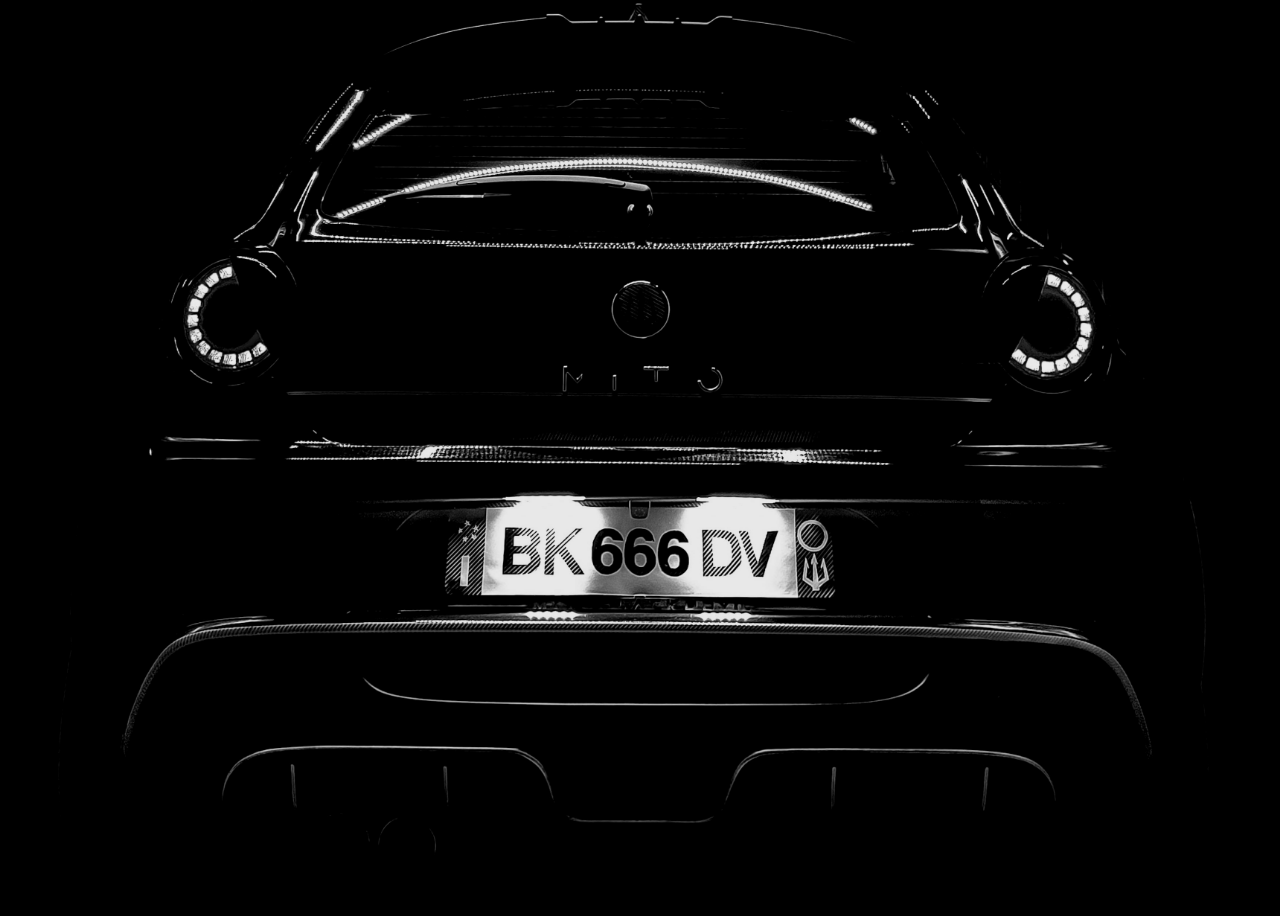
<file: index.html>
<!DOCTYPE html> <!--specifica il tipo di versione e il tipo di file-->
<html lang="en" dir="ltr"> <!--contenitore principale di tutto il codice-->
  <head> <!--metadati-->
    <link rel="stylesheet" href="css1.css" >
    <meta charset="utf-8"> <!--codifica dei caratteri-->
    <meta name="viewport" content="width=device-width,initial-scale=1.0">
    <title>BD.Custom</title> <!--definisce il titolo della pagina web-->
  </head>
  <body>
<div class="foto">
<a href="page2.html">
<img src="dev.png"
width="300px"
height="700px"
></a>
</div>
</body>
</html>
</file>
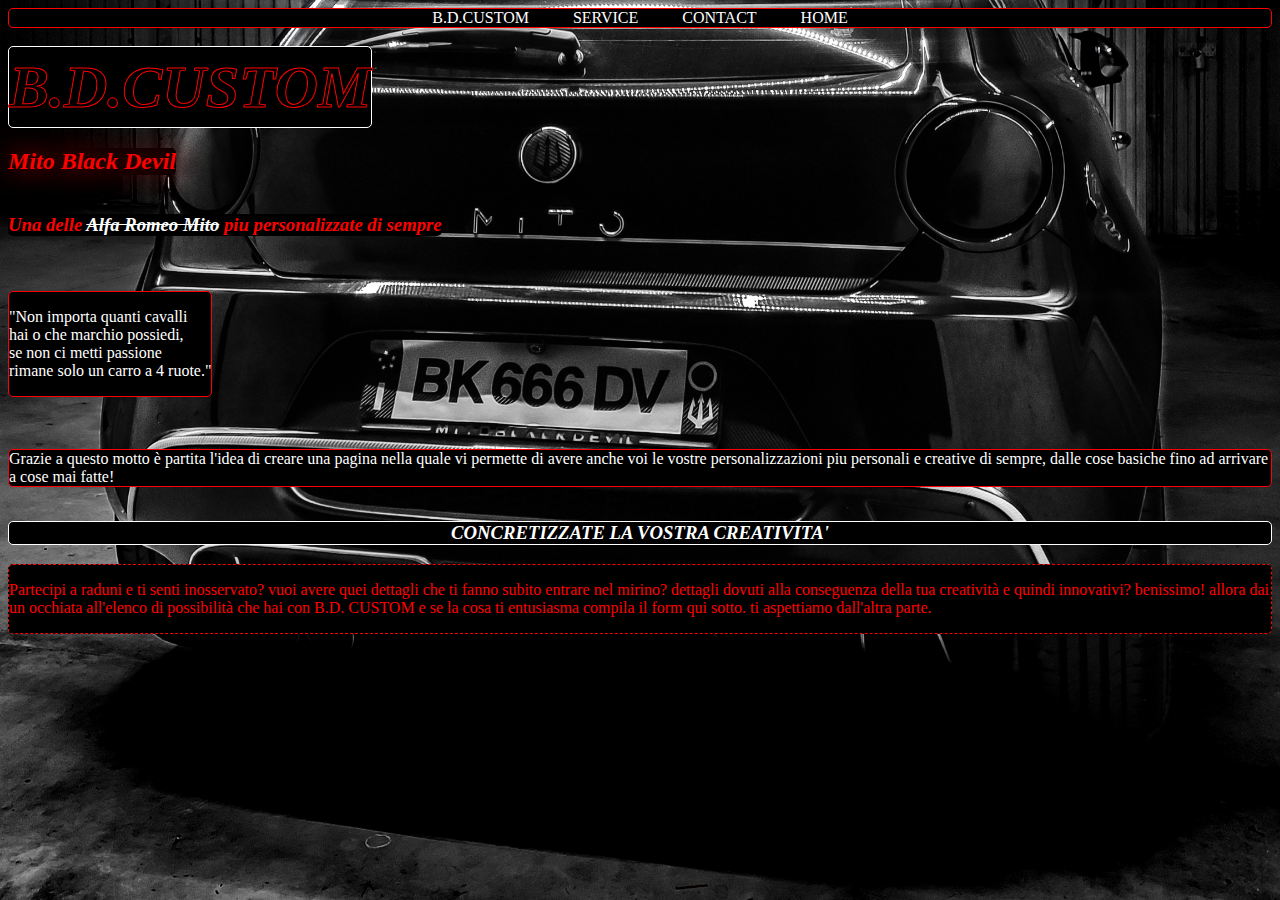
<file: page2.html>
<!DOCTYPE html> <!--specifica il tipo di versione e il tipo di file-->
<html lang="en" dir="ltr"> <!--contenitore principale di tutto il codice-->
  <head> <!--metadati-->
    <link rel="stylesheet" href="css2.css">
    <meta charset="utf-8"> <!--codifica dei caratteri-->
    <meta name="viewport" content="width=device-width,initial-scale=1.0">
    <title>BD.Custom</title> <!--definisce il titolo della pagina web-->

<body>

<div class="menu">
  <div class="navbar">

  </div>
    <a href="index.html">B.D.CUSTOM</a>

    <a href="page3.html">SERVICE</a>

    <a href="page4.html">CONTACT</a>

    <a href="page2.html">HOME</a>
</div>
<br>

</div>


<div  class="titolo">
<i><h1>B.D.CUSTOM</h1></i>
</div>
<br>
<i><h2 class="BD">Mito Black Devil</h2></i>
<i><h3><b class="capofoglio"> Una delle <s class="auto">Alfa Romeo Mito</s> piu
  personalizzate di sempre</b></h3></i>
<br>
<br>

<div class="motto">
    <p>"Non importa quanti cavalli
      <br> hai o che marchio possiedi,<br>
  se non ci metti passione
  <br>rimane solo un carro a 4 ruote."</p>
</div>
  <br>
  <br>
  <br>
<p class="motto2"> Grazie a questo motto è partita
l'idea di
creare una pagina nella quale vi permette
di
avere anche voi le vostre personalizzazioni
 piu personali
 e creative di sempre, dalle cose basiche
fino ad arrivare a cose mai fatte! </P>
<i><h3><p class="Motivazione">CONCRETIZZATE LA VOSTRA CREATIVITA'</p></h3></i>
<div class="raduni">
<p>Partecipi a raduni e ti senti inosservato?
vuoi avere quei dettagli che ti fanno subito entrare nel mirino?
dettagli dovuti alla conseguenza della tua creatività e quindi
innovativi?
benissimo! allora dai un occhiata all'elenco di possibilità
che hai con B.D. CUSTOM e se la cosa ti entusiasma
compila il form qui sotto.
ti aspettiamo dall'altra parte. </p>

</div>

</body>
</html>
</file>
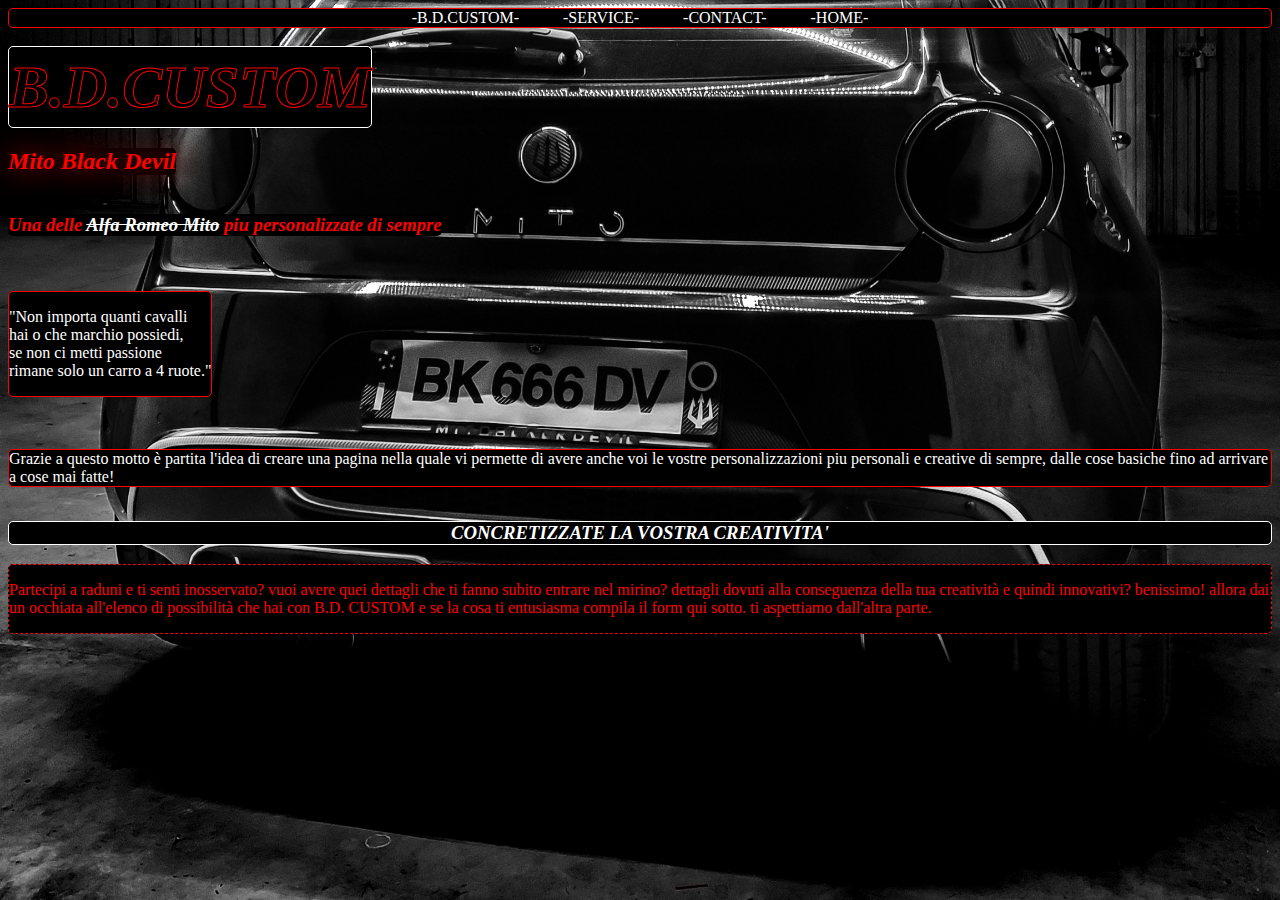
<file: html/page2.html>
<!DOCTYPE html> <!--specifica il tipo di versione e il tipo di file-->
<html lang="en" dir="ltr"> <!--contenitore principale di tutto il codice-->
  <head> <!--metadati-->
    <link rel="stylesheet" href="css2.css">
    <meta charset="utf-8"> <!--codifica dei caratteri-->
    <meta name="viewport" content="width=device-width,initial-scale=1.0">
    <title>BD.Custom</title> <!--definisce il titolo della pagina web-->

<body>

<div class="menu">
  <div class="navbar">

  </div>
    <a href="index.html">-B.D.CUSTOM-</a>

    <a href="page3.html">-SERVICE-</a>

    <a href="page4.html">-CONTACT-</a>

    <a href="page2.html">-HOME-</a>
</div>
<br>


<div  class="titolo">
<i><h1>B.D.CUSTOM</h1></i>
</div>
<br>
<i><h2 class="BD">Mito Black Devil</h2></i>
<i><h3><b class="capofoglio"> Una delle <s class="auto">Alfa Romeo Mito</s> piu
  personalizzate di sempre</b></h3></i>

<br>

<br>


<div class="motto">
    <p>"Non importa quanti cavalli
      <br> hai o che marchio possiedi,<br>
  se non ci metti passione
  <br>rimane solo un carro a 4 ruote."</p>
</div>
  <br>
  <br>
  <br>
<p class="motto2"> Grazie a questo motto è partita
l'idea di
creare una pagina nella quale vi permette
di
avere anche voi le vostre personalizzazioni
 piu personali
 e creative di sempre, dalle cose basiche
fino ad arrivare a cose mai fatte! </P>
<i><h3><p class="Motivazione">CONCRETIZZATE LA VOSTRA CREATIVITA'</p></h3></i>
<div class="raduni">
<p>Partecipi a raduni e ti senti inosservato?
vuoi avere quei dettagli che ti fanno subito entrare nel mirino?
dettagli dovuti alla conseguenza della tua creatività e quindi
innovativi?
benissimo! allora dai un occhiata all'elenco di possibilità
che hai con B.D. CUSTOM e se la cosa ti entusiasma
compila il form qui sotto.
ti aspettiamo dall'altra parte. </p>

</div>

</body>
</html>
</file>
<file: css1.css>
body {
background-color: black;
background-image: url('a1.jpg');
background-size: cover;
background-position: center ;
position: -50px;
}

.foto:active {
  transform: scale(1.8);


}

.foto {
  display: flex;
  justify-content: center;
  align-items: center;

  height: 100vh;
  filter: drop-shadow(0 0 30px red);
opacity: 0;
animation: fadeInEffect
2s ease-in forwards;

}
@keyframes fadeInEffect {
  from {
    opacity: 0;
  }
  to {
    opacity: 1;
}
</file>
<file: css2.css>
body {
  background-image: url(foto1.jpg);
  background-position: center;
  background-size: cover;
  color: red;
  background-color: black;
}
a {
  color: white;
  margin: 0 20px;
  text-decoration: none;
  font-family:  fantasy;
  display:inline;
}
.titolo {
  background-color: black;
  display: inline-block;
  border-radius: 5px;
  line-height: 0;
  border: 1px double white;
  font-family: fantasy;
  font-size: 30px;
  -webkit-text-stroke: 1px;
  -webkit-text-fill-color: black;
  color: red;
  animation: coloreTesto 6s;

  }
  @keyframes coloreTesto {
    0% {color: black;}
    100% {color: red;}

  }

.menu, .Motivazione {
  text-align: center;
  border-radius: 5px;
  border: solid red;
  border-width: 1px;
  background-color: black;


}
.BD, .capofoglio {
  background-color: black;
  display: inline-block;
  border-radius: 5px;
  font-family: ;

}
.auto {
  color: white;
}
.motto, .motto2 {
  background-color: black;
  display: inline-block;
  border-radius: 5px;
  color: white;
  border: 1px solid red;
}

.raduni {
  background-color: black;
  display: inline-block;
  border-radius: 5px;
  border:1px dashed red;
}
.Motivazione {
  color: white;
  border: 1px solid white;
}
.BD {
  text-shadow: 0 0 30px red;
}
.photo-list img {
  max-width: 150px;
  margin: 10px;
}
</file>
<file: html/css2.css>
body {
  background-image: url(foto1.jpg);
  background-position: center;
  background-size: cover;
  color: red;
  background-color: black;
}
a {
  color: white;
  margin: 0 20px;
  text-decoration: none;
  font-family:  fantasy;

}
.titolo {
  background-color: black;
  display: inline-block;
  border-radius: 5px;
  line-height: 0;
  border: 1px double white;
  font-family: fantasy;
  font-size: 30px;
  -webkit-text-stroke: 1px;
  -webkit-text-fill-color: black;
  color: red;
  animation: coloreTesto 6s;

  }
  @keyframes coloreTesto {
    0% {color: black;}
    100% {color: red;}

  }

.menu, .Motivazione {
  text-align: center;
  border-radius: 5px;
  border: solid red;
  border-width: 1px;
  background-color: black;


}
.BD, .capofoglio {
  background-color: black;
  display: inline-block;
  border-radius: 5px;
  font-family: ;

}
.auto {
  color: white;
}
.motto, .motto2 {
  background-color: black;
  display: inline-block;
  border-radius: 5px;
  color: white;
  border: 1px solid red;
}

.raduni {
  background-color: black;
  display: inline-block;
  border-radius: 5px;
  border:1px dashed red;
}
.Motivazione {
  color: white;
  border: 1px solid white;
}
.BD {
  text-shadow: 0 0 30px red;
}
</file>
